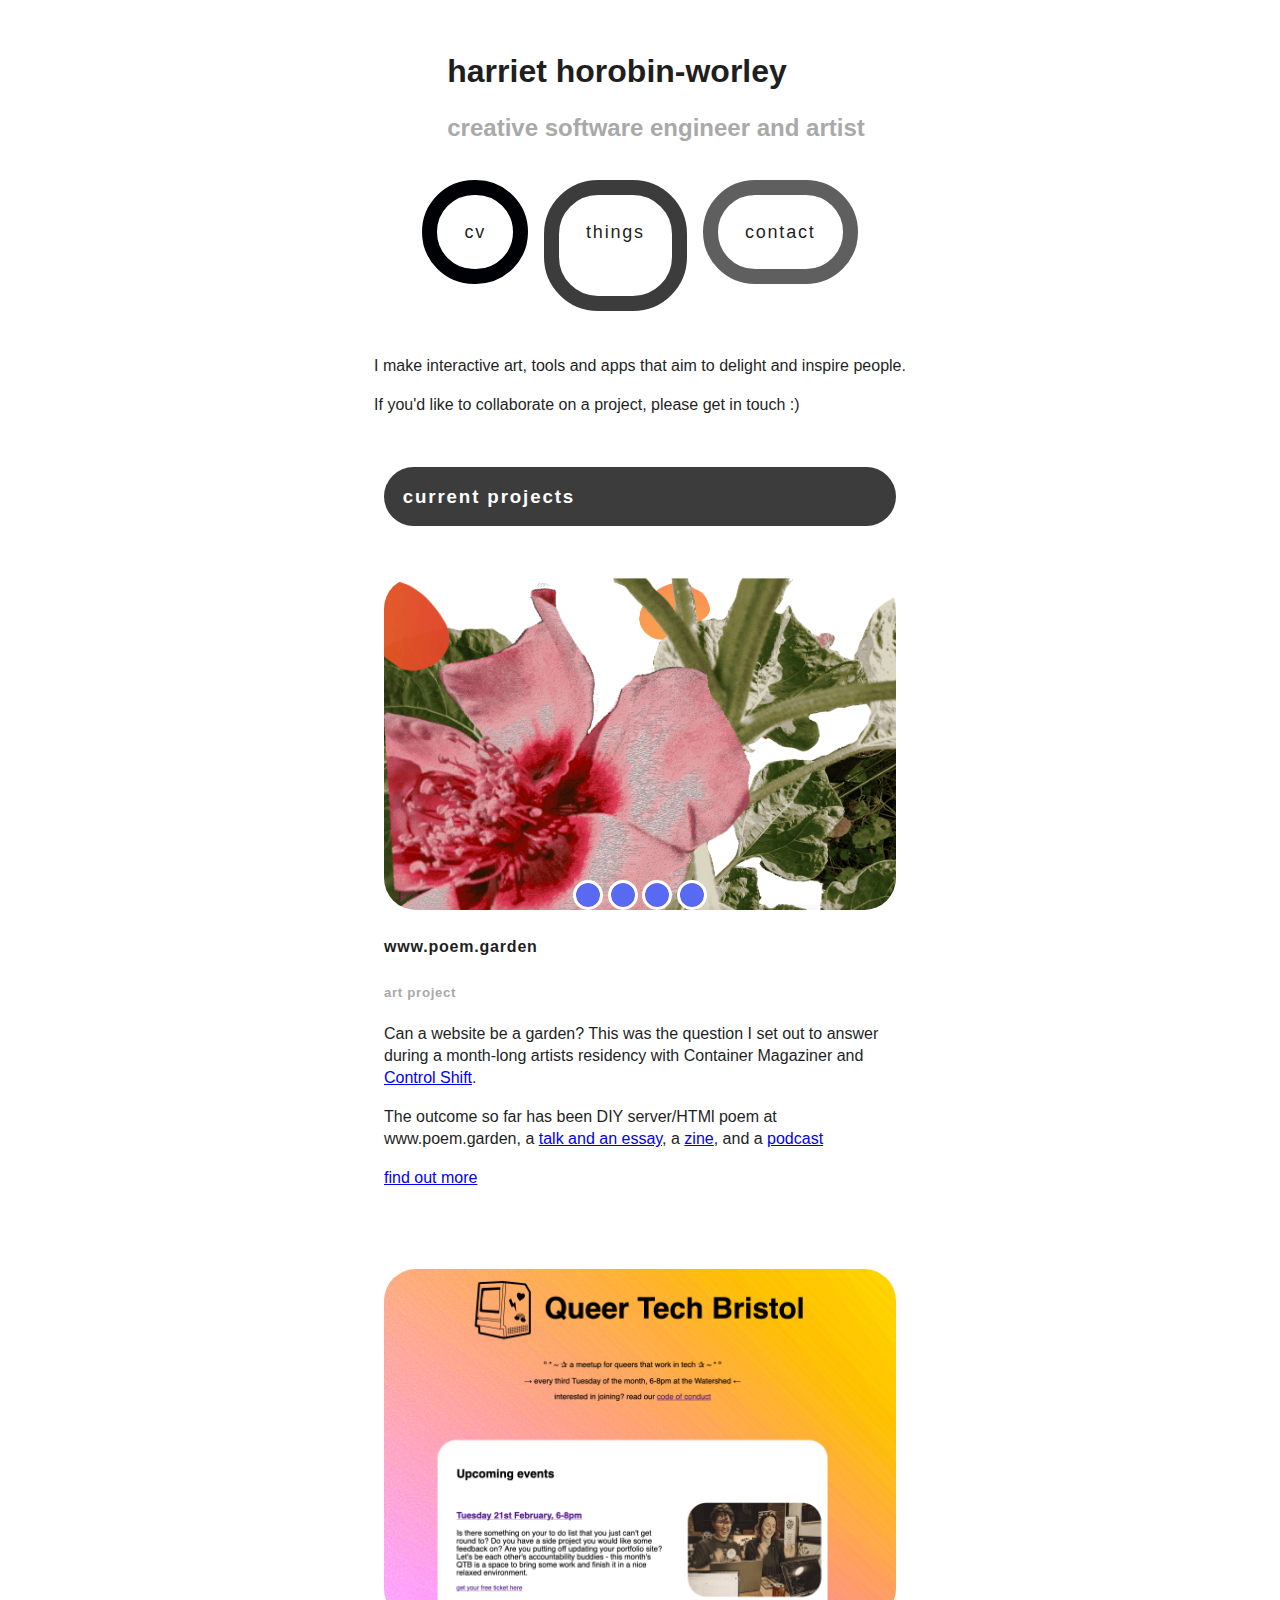
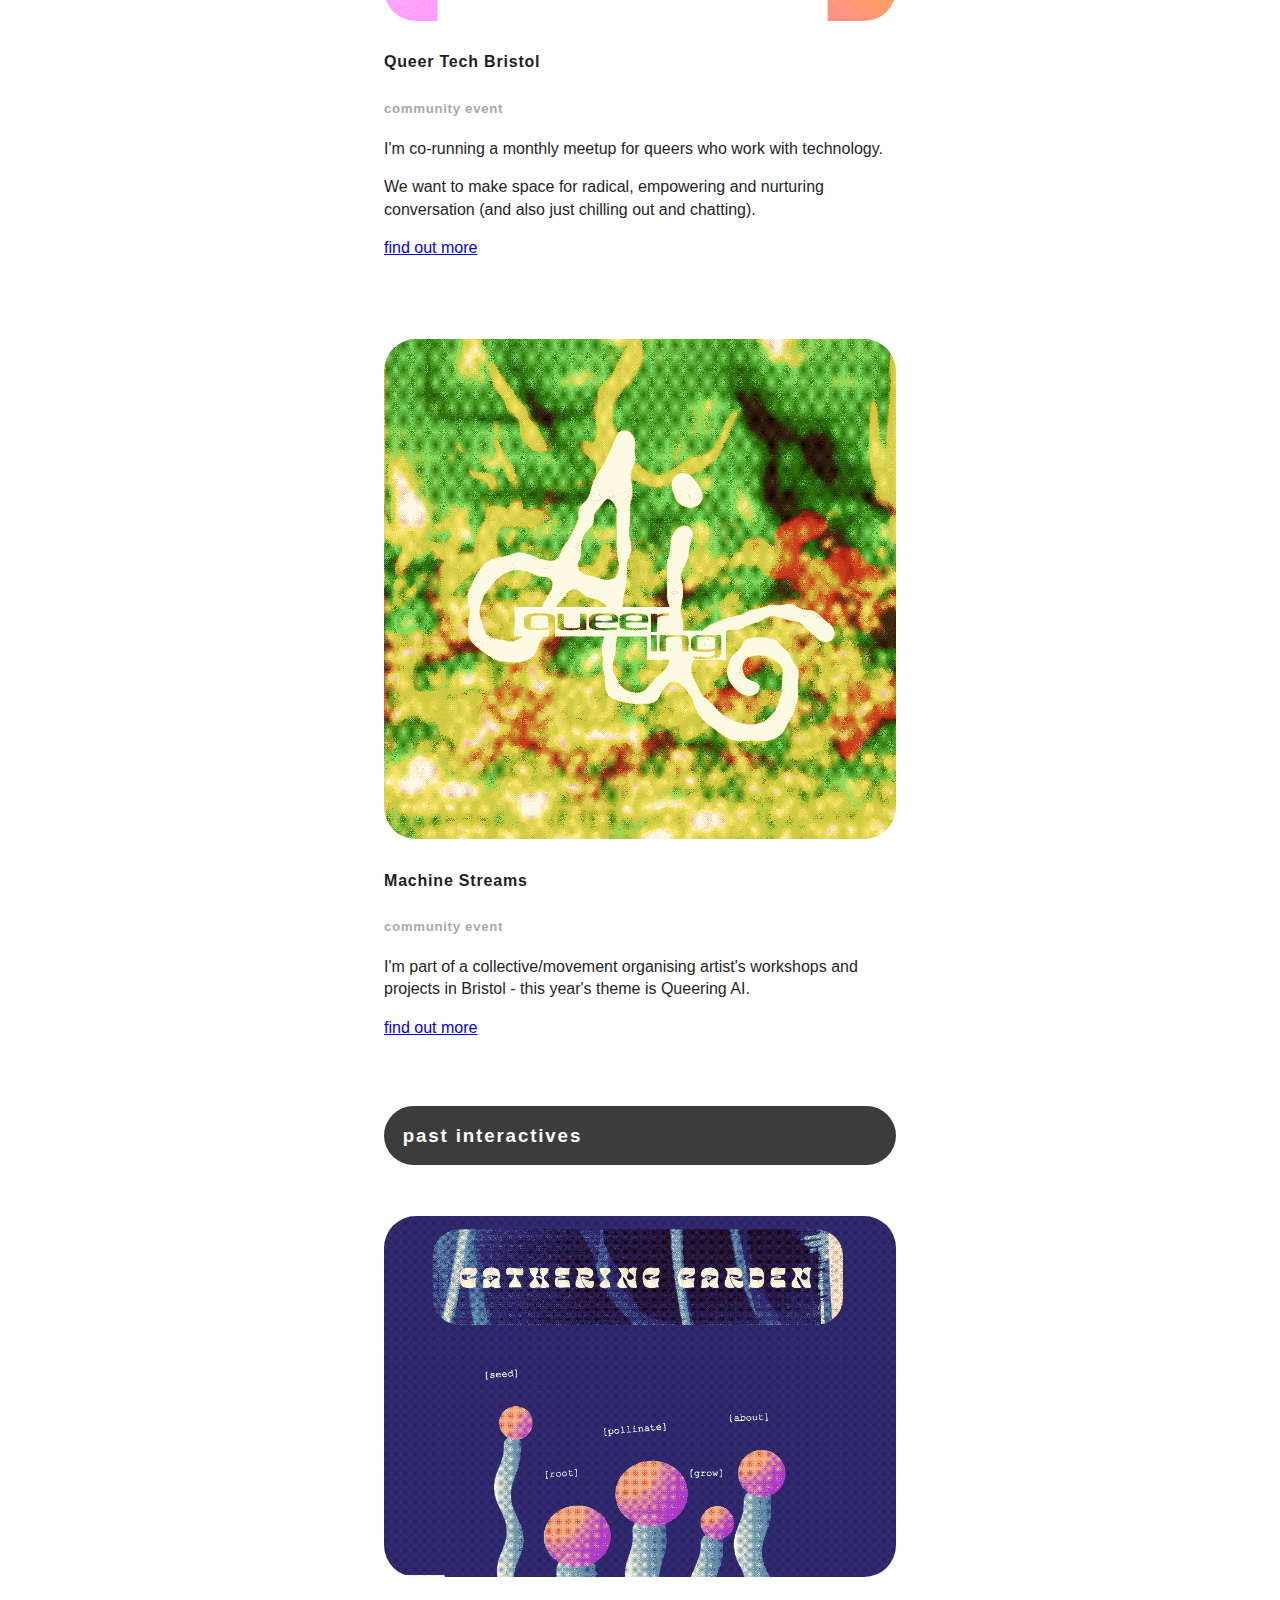
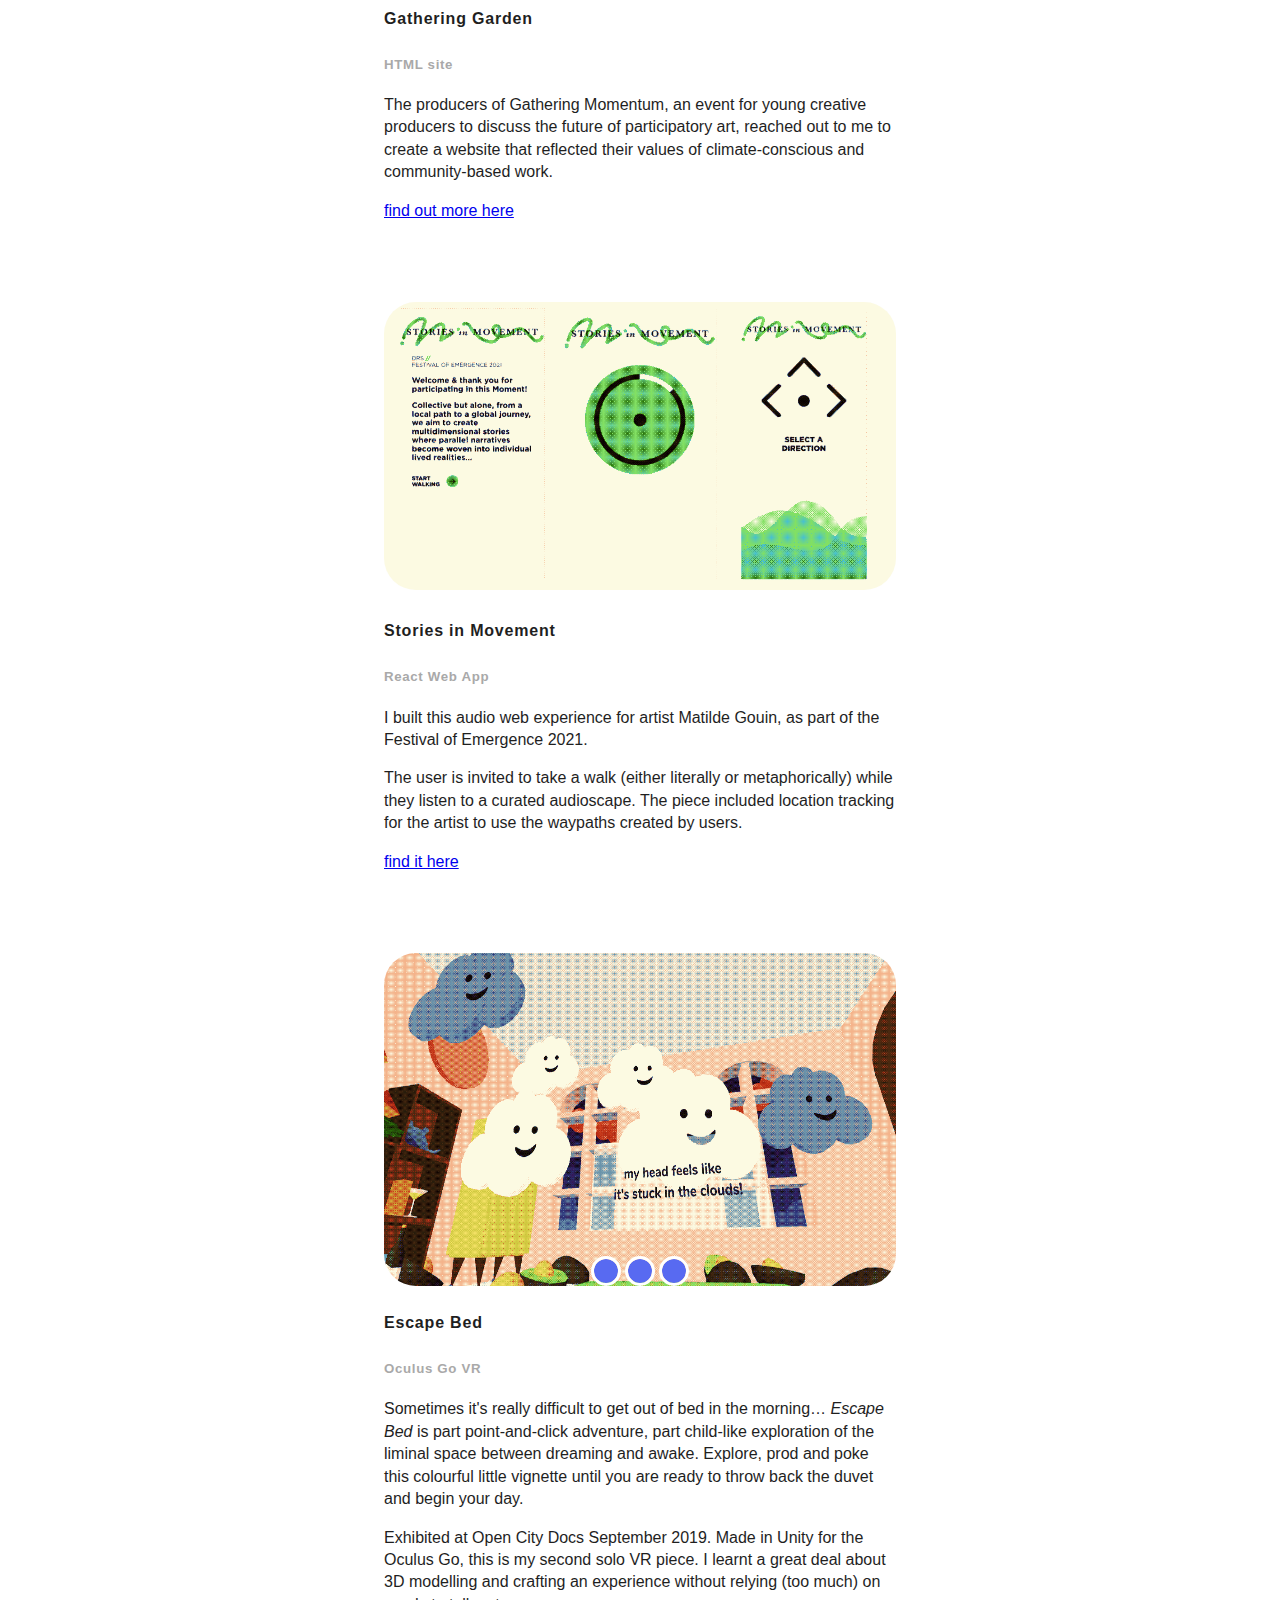
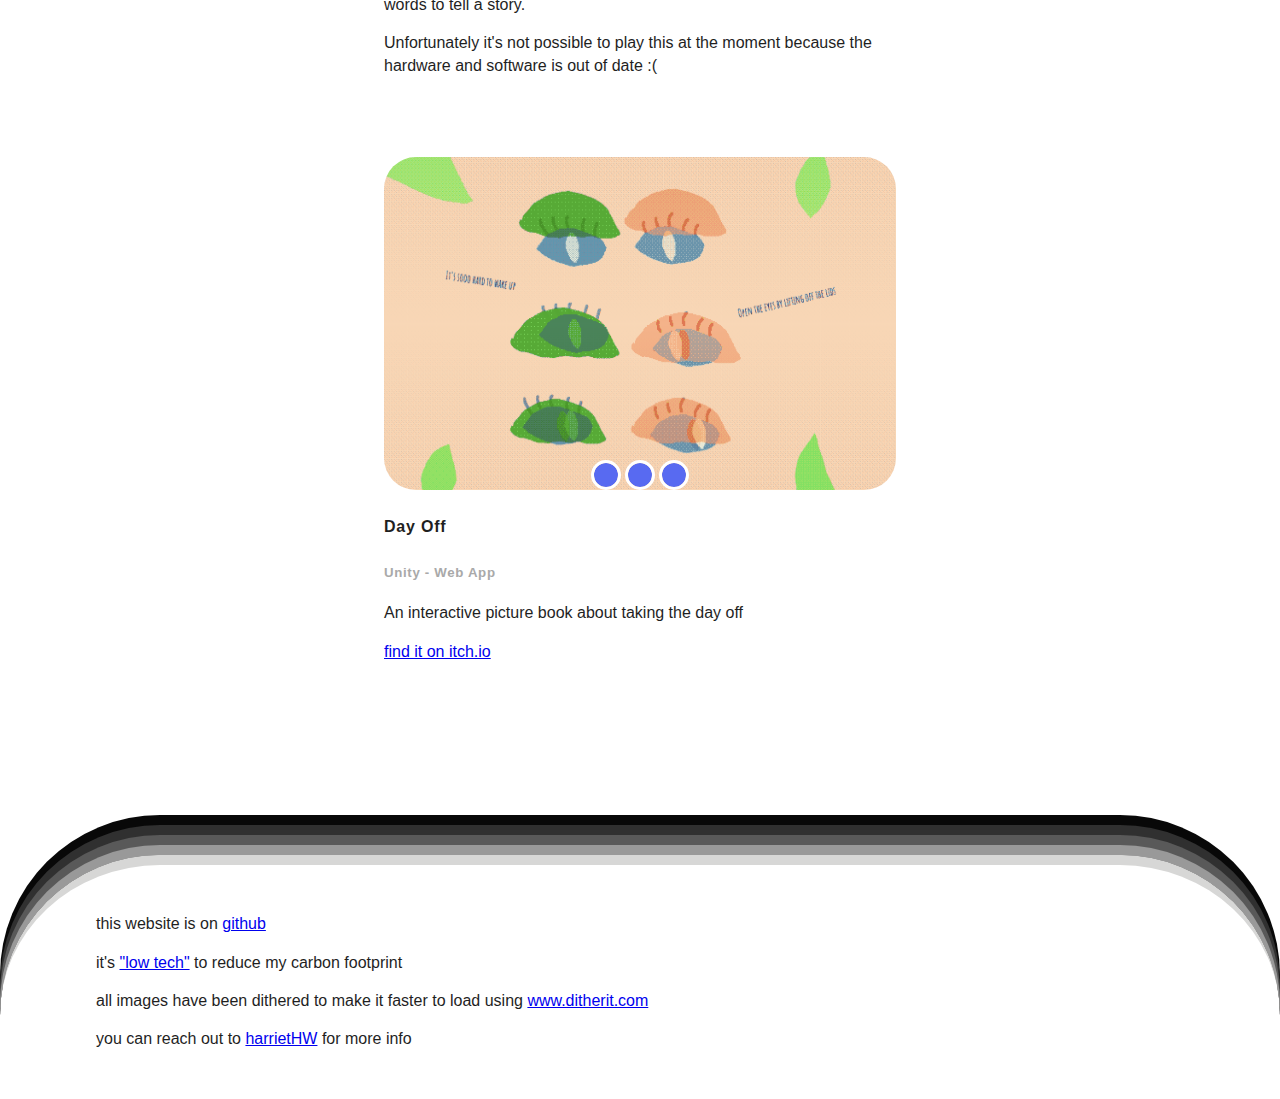
<file: index.html>
<!DOCTYPE html>
<html lang="en">
    <head>
        <meta charset="UTF-8">
        <meta name="viewport" content="width=device-width, initial-scale=1.0">
        <meta http-equiv="X-UA-Compatible" content="ie=edge">

        <meta name="title" content="Harriet Horobin-Worley">
        <meta name="description" content="a portfolio website for creative software engineer Harriet HW">

        <title>Harriet HW</title>

        <!-- Open Graph / Facebook -->
        <meta property="og:type" content="website">
        <meta property="og:url" content="https://harriethw.com/">
        <meta property="og:title" content="harriet hw">
        <meta property="og:description" content="creative software engineer making stuff">

        <!-- Twitter -->
        <meta property="twitter:url" content="https://harriethw.com/">
        <meta property="twitter:title" content="harriet hw">
        <meta property="twitter:description" content="creative software engineer making stuff">

        <link rel="stylesheet" href="./style.css">
        <link rel="stylesheet" href="./carousel.css">
        <link rel="icon" href="./favicon.ico" type="image/x-icon">
    </head>
    <body>
        <header>
            <div class="header__title">
                <h1>harriet horobin-worley</h1>
                <h2>creative software engineer and artist</h2>
            </div>
        </header>
        <nav>
            <ul>
                <li>
                    <a href="./cv.html" class="nav--blue">cv</a>
                </li>
                <li>
                    <a href="./index.html" class="nav--orange nav--selected">things</a>
                </li>
                <li>
                    <a href="./contact.html" class="nav--green">contact</a>
                </li>
            </ul>
        </nav>
        <main>
            <div class="things__intro">
                <p>I make interactive art, tools and apps that aim to delight and inspire people.</p>
                <p>If you'd like to collaborate on a project, please get in touch :)</p>
            </div>
            <section>
                <h3 class="things__header">current projects</h3>
                <ul>
                    <li class="things__item">
                        <section id="carousel__garden" class="carousel" aria-label="Gallery">
                            <ol class="carousel__viewport">
                                <li id="garden__slide1"  class="carousel__slide">
                                    <img alt="a pixelated close up of a pink rose with green sunflower branches in the background" src="./assets/garden.png"/>
                                    <div class="carousel__snapper"></div>
                                </li>
                                <li id="garden__slide2" class="carousel__slide">
                                    <img alt="a top-down view of a raspberry pi in a handcrafted box, next to a plant and a bit of a QR code on a piece of paper, on a table" src="./assets/garden_1.webp"/>
                                    <div class="carousel__snapper"></div>
                                </li>
                                <li id="garden__slide3" class="carousel__slide">
                                    <img alt="A a well-lit white room with laptops on a table and plants, showing how my exhibition of the poem garden was setup" src="./assets/garden_2.webp"/>
                                    <div class="carousel__snapper"></div>
                                </li>
                                <li id="garden__slide4" class="carousel__slide">
                                    <img alt="A top-down view of several zines with the title DIY server" src="./assets/garden_3.webp"/>
                                    <div class="carousel__snapper"></div>
                                </li>
                            </ol>
                            <aside aria-labelledby="carousel__garden" class="carousel__navigation">
                                <ol class="carousel__navigation-list">
                                    <li class="carousel__navigation-item">
                                        <a href="#garden__slide1" class="carousel__navigation-button">Go to slide 1</a>
                                    </li>
                                    <li class="carousel__navigation-item">
                                        <a href="#garden__slide2" class="carousel__navigation-button">Go to slide 2</a>
                                    </li>
                                    <li class="carousel__navigation-item">
                                        <a href="#garden__slide3" class="carousel__navigation-button">Go to slide 3</a>
                                    </li>
                                    <li class="carousel__navigation-item">
                                        <a href="#garden__slide4" class="carousel__navigation-button">Go to slide 4</a>
                                    </li>
                                </ol>
                            </aside>
                        </section>
                        <h4>www.poem.garden</h4>
                        <h5>art project</h5>
                        <p>Can a website be a garden? This was the question I set out to answer during a month-long artists residency with Container Magaziner and <a href="https://www.control-shift.network/">Control Shift</a>.</p>
                        <p>The outcome so far has been DIY server/HTMl poem at www.poem.garden, a <a href="https://containermagazine.co.uk/can-a-website-be-a-garden/">talk and an essay</a>, a <a href="https://harriethw.com/server-zine.html">zine</a>, 
                        and a <a href="https://control-shift.io/blog/episode-4/">podcast</a>
                            <p>
                                <a href="http://www.poem.garden">find out more</a>
                            </p>
                        </li>
                        <li class="things__item">
                            <img src="./assets/qtb.png" alt="a screenshot of a website with the heading Queer Tech Bristol and a couple of event listings beneath it"/>
                            <h4>Queer Tech Bristol</h4>
                            <h5>community event</h5>
                            <p>I'm co-running a monthly meetup for queers who work with technology. </p>
                            <p>We want to make space for radical, empowering and nurturing conversation (and also just chilling out and chatting).</p>
                            <p>
                                <a href="https://www.queertechbristol.com">find out more</a>
                            </p>
                        </li>
                        <li class="things__item">
                            <img src="./assets/queering_ai.webp" alt="a grainy green texture with Queering AI written in a nineties-style font"/>
                            <h4>Machine Streams</h4>
                            <h5>community event</h5>
                            <p>I'm part of a collective/movement organising artist's workshops and projects in Bristol - this year's theme is Queering AI. </p>
                            <p>
                                <a href="https://www.machine-streams.com">find out more</a>
                            </p>
                        </li>
                    </ul>
                    <h3 class="things__header">past interactives</h3>
                    <ul>
                        <li class="things__item">
                            <img src="./assets/gathering.webp" alt="three screenshots showing text, a circle and then direction arrows, with the title 'Stories in Movement' and green accents." >
                            <h4>Gathering Garden</h4>
                            <h5>HTML site</h5>
                            <p>The producers of Gathering Momentum, an event for young creative producers to discuss the future of participatory art, reached out to me to create a website that reflected their values of climate-conscious and community-based work.</p>
                            <p>
                                <a href="https://gatheringgarden.co.uk/">find out more here</a>
                            </p>
                        </li>
                        <li class="things__item">
                            <img src="./assets/stories.png" alt="three screenshots showing text, a circle and then direction arrows, with the title 'Stories in Movement' and green accents." >
                            <h4>Stories in Movement</h4>
                            <h5>React Web App</h5>
                            <p>I built this audio web experience for artist Matilde Gouin, as part of the Festival of Emergence 2021.</p>
                            <p>The user is invited to take a walk (either literally or metaphorically) while they listen to a curated audioscape. The piece included location tracking for the artist to use the waypaths created by users.</p>
                            <p>
                                <a href="https://stories-in-movement.herokuapp.com/">find it here</a>
                            </p>
                        </li>
                        <li class="things__item">
                            <section class="carousel" aria-label="Gallery">
                                <ol class="carousel__viewport">
                                    <li id="carousel__slide1" tabindex="0" class="carousel__slide">
                                        <img alt="Screenshots of a low poly colourful room, with cartoon clouds and monsters" src="./assets/escapeBed.png"/>
                                        <div class="carousel__snapper"></div>
                                    </li>
                                    <li id="carousel__slide2" tabindex="0" class="carousel__slide">
                                        <img alt="Screenshots of a low poly colourful room, with cartoon clouds and monsters" src="./assets/escapeBed_2.png"/>
                                        <div class="carousel__snapper"></div>
                                    </li>
                                    <li id="carousel__slide3" tabindex="0" class="carousel__slide">
                                        <img alt="Screenshots of a low poly colourful room, with cartoon clouds and monsters" src="./assets/escapeBed_3.png"/>
                                        <div class="carousel__snapper"></div>
                                    </li>
                                </ol>
                                <aside class="carousel__navigation">
                                    <ol class="carousel__navigation-list">
                                        <li class="carousel__navigation-item">
                                            <a href="#carousel__slide1" class="carousel__navigation-button">Go to slide 1</a>
                                        </li>
                                        <li class="carousel__navigation-item">
                                            <a href="#carousel__slide2" class="carousel__navigation-button">Go to slide 2</a>
                                        </li>
                                        <li class="carousel__navigation-item">
                                            <a href="#carousel__slide3" class="carousel__navigation-button">Go to slide 3</a>
                                        </li>
                                    </ol>
                                </aside>
                            </section>
                            <div>
                                <h4>Escape Bed</h4>
                                <h5>Oculus Go VR</h5>
                                <p>Sometimes it's really difficult to get out of bed in the morning… <em>Escape Bed</em> is part point-and-click adventure, part child-like exploration of the liminal space between dreaming and awake. Explore, prod and poke this colourful little vignette until you are ready to throw back the duvet and begin your day.</p>
                                <p>Exhibited at Open City Docs September 2019. Made in Unity for the Oculus Go, this is my second solo VR piece. I learnt a great deal about 3D modelling and crafting an experience without relying (too much) on words to tell a story.</p>
                                <p>Unfortunately it's not possible to play this at the moment because the hardware and software is out of date :( </p>
                            </div>
                        </li>
                        <li class="things__item">
                            <div>
                                <section class="carousel" aria-label="Gallery">
                                    <ol class="carousel__viewport">
                                        <li id="day__slide1"tabindex="0"class="carousel__slide">
                                            <img alt="Screenshots of flowers and illustrations about taking the day off work" src="./assets/dayOff_2.png"/>
                                            <div class="carousel__snapper"></div>
                                        </li>
                                        <li id="day__slide2"tabindex="0"class="carousel__slide">
                                            <img alt="Screenshots of flowers and illustrations about taking the day off work" src="./assets/dayOff_3.png"/>
                                            <div class="carousel__snapper"></div>
                                        </li>
                                        <li id="day__slide3"tabindex="0" class="carousel__slide">
                                            <img alt="Screenshots of flowers and illustrations about taking the day off work" src="./assets/dayOff_4.png"/>
                                            <div class="carousel__snapper"></div>
                                        </li>
                                    </ol>
                                    <aside class="carousel__navigation">
                                        <ol class="carousel__navigation-list">
                                            <li class="carousel__navigation-item">
                                                <a href="#day__slide1"
           class="carousel__navigation-button">Go to slide 1</a>
                                            </li>
                                            <li class="carousel__navigation-item">
                                                <a href="#day__slide2"
           class="carousel__navigation-button">Go to slide 2</a>
                                            </li>
                                            <li class="carousel__navigation-item">
                                                <a href="#day__slide3"
           class="carousel__navigation-button">Go to slide 3</a>
                                            </li>
                                        </ol>
                                    </aside>
                                </section>
                                <h4>Day Off</h4>
                                <h5>Unity - Web App</h5>
                                <p>An interactive picture book about taking the day off</p>
                                <p>
                                    <a href="https://harriethw.itch.io/day-off">find it on itch.io</a>
                                </p>
                            </div>
                        </li>
                    </ul>
                </section>
            </main>
            <aside class="secret" id="secret--1" aria-hidden="true">
                <p></p>
            </aside>
            <aside class="secret" id="secret--2" aria-hidden="true">
                <p></p>
            </aside>
            <aside class="secret" id="secret--3" aria-hidden="true">
                <p></p>
            </aside>
            <footer>
                <div class="footer__wrapper">
                    <p>this website is on <a href="https://github.com/Harriethw/">github</a>
                    </p>
                    <p>it's <a href="https://www.lowtechmagazine.com/2018/09/how-to-build-a-lowtech-website.html">"low tech"</a> to reduce my carbon footprint </p>
                    <p>all images have been dithered to make it faster to load using <a href="https://ditherit.com/">www.ditherit.com</a>
                    </p>
                    <p>you can reach out to <a href="https://twitter.com/HarrietHW">harrietHW</a> for more info </p>
                </div>
                <div id="secret--4" aria-hidden="true">
                    <p></p>
                </div>
            </footer>
        </body>
    </html>
</file>
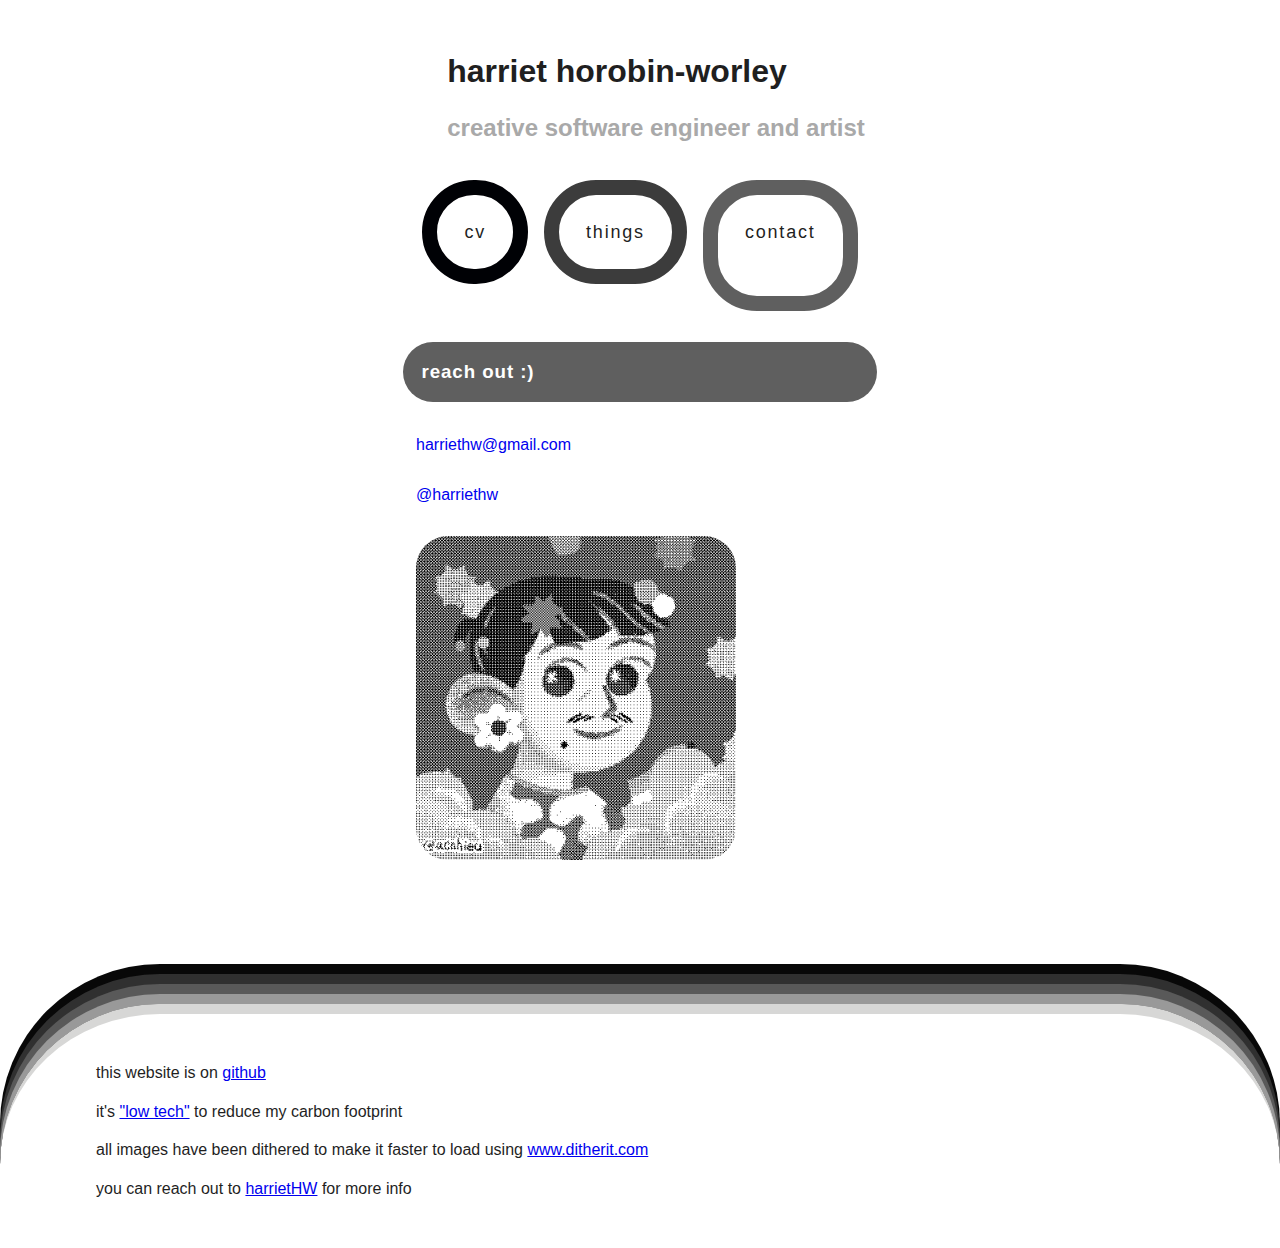
<file: contact.html>
<!DOCTYPE html>
<html lang="en">
    <head>
        <meta charset="UTF-8">
        <meta name="viewport" content="width=device-width, initial-scale=1.0">
        <meta http-equiv="X-UA-Compatible" content="ie=edge">

        <meta name="title" content="Harriet Horobin-Worley">
        <meta name="description" content="a portfolio website for creative software engineer Harriet HW">

        <title>Harriet HW</title>

        <link rel="stylesheet" href="./style.css">
        <link rel="icon" href="./favicon.ico" type="image/x-icon">
    </head>
    <body>
        <header>
            <div class="header__title">
                <h1>harriet horobin-worley</h1>
                <h2>creative software engineer and artist</h2>
            </div>
        </header>
        <nav>
            <ul>
                <li>
                    <a href="./cv.html" class="nav--blue">cv</a>
                </li>
                <li>
                    <a href="./index.html" class="nav--orange">things</a>
                </li>
                <li>
                    <a href="./contact.html" class="nav--green nav--selected">contact</a>
                </li>
            </ul>
        </nav>
        <main>
            <section>
                <h3 class="contact__header">reach out :)</h3>
                <div class="contact">
                    <div class="contact__info">
                        <a href="mailto:harriethw@gmail.com">harriethw@gmail.com</a>
                        <a href="https://twitter.com/HarrietHW">@harriethw</a>
                    </div>
                    <div class="contact__image">
                        <img  src="./assets/avatar_bnw.png" alt="Illustration of a person with short black hair and round glasses, wearing a pride badge"/>
                    </div>
                </div>
            </section>
        </main>
        <footer>
            <div class="footer__wrapper">
                <p>this website is on <a href="https://github.com/Harriethw/">github</a>
                </p>
                <p>it's <a href="https://www.lowtechmagazine.com/2018/09/how-to-build-a-lowtech-website.html">"low tech"</a> to reduce my carbon footprint </p>
                <p>all images have been dithered to make it faster to load using <a href="https://ditherit.com/">www.ditherit.com</a>
                </p>
                <p>you can reach out to <a href="https://twitter.com/HarrietHW">harrietHW</a> for more info </p>
            </div>
        </footer>
    </body>
</html>
</file>
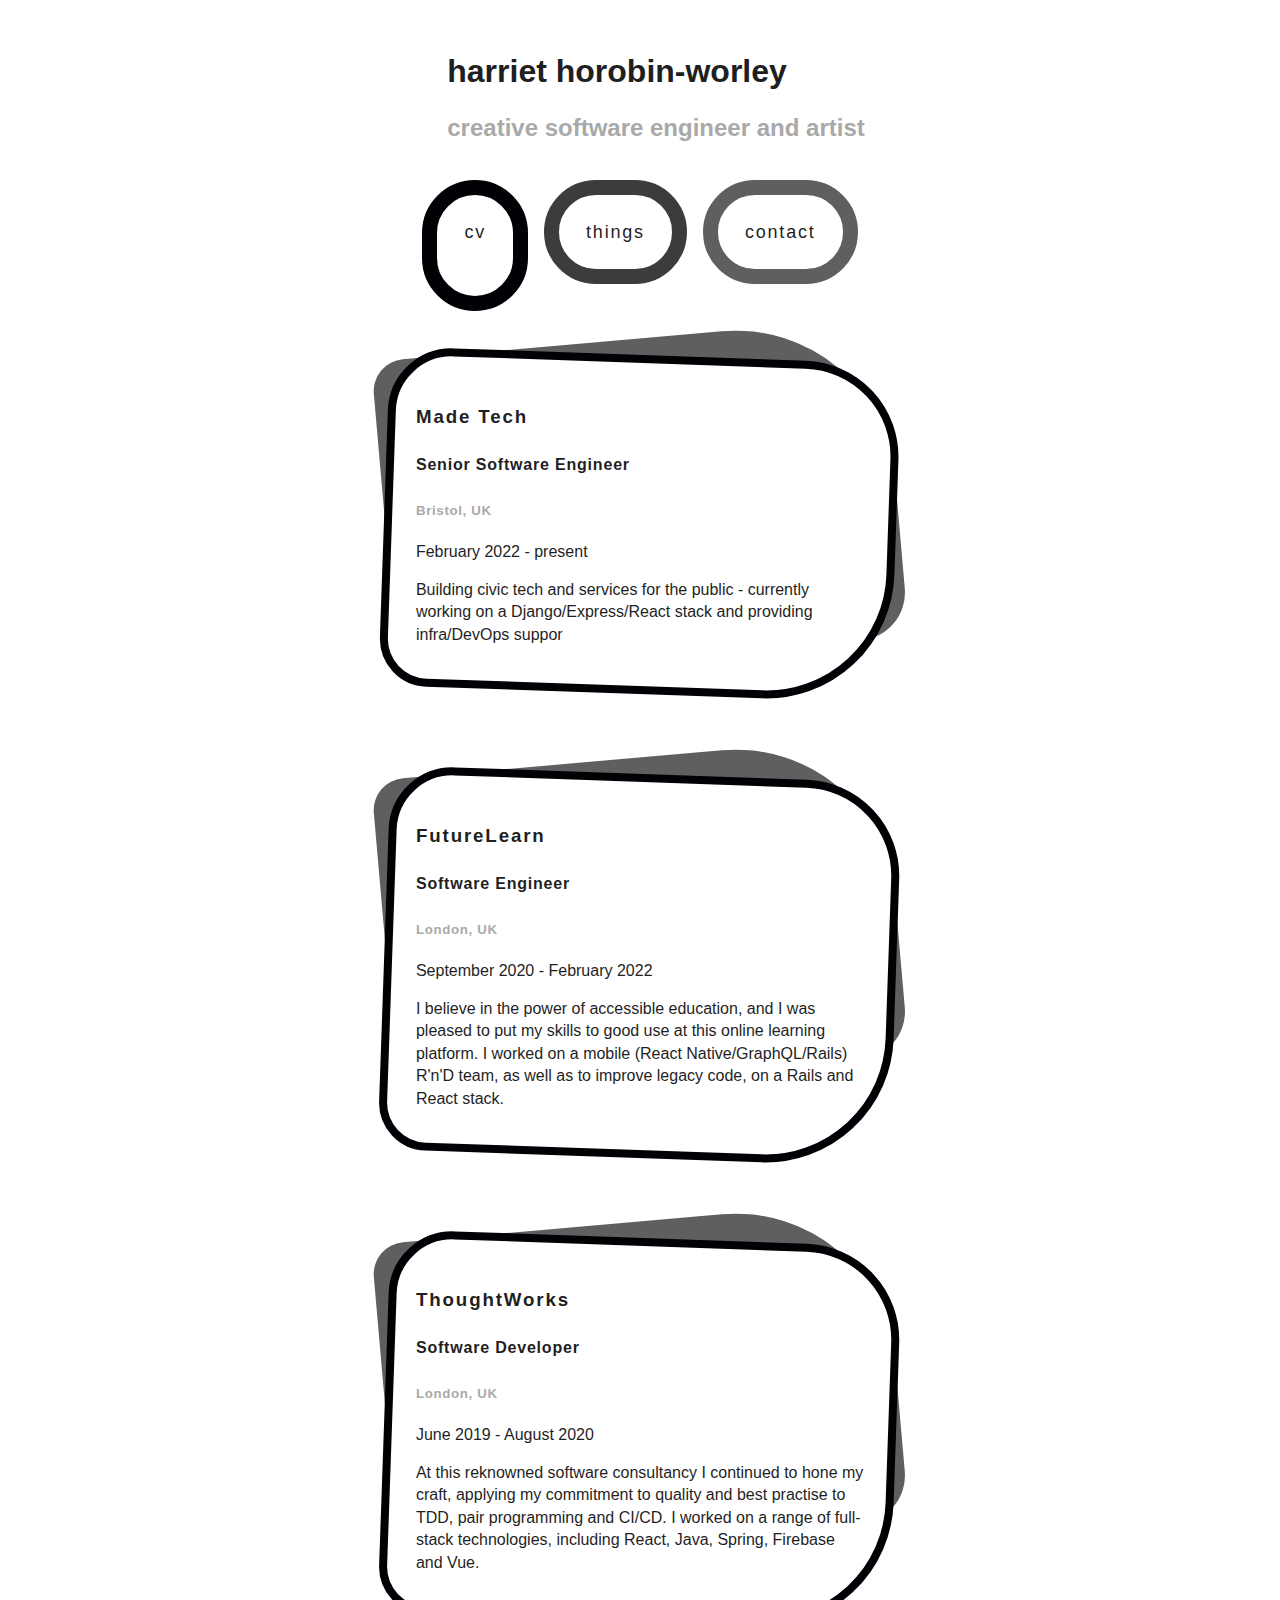
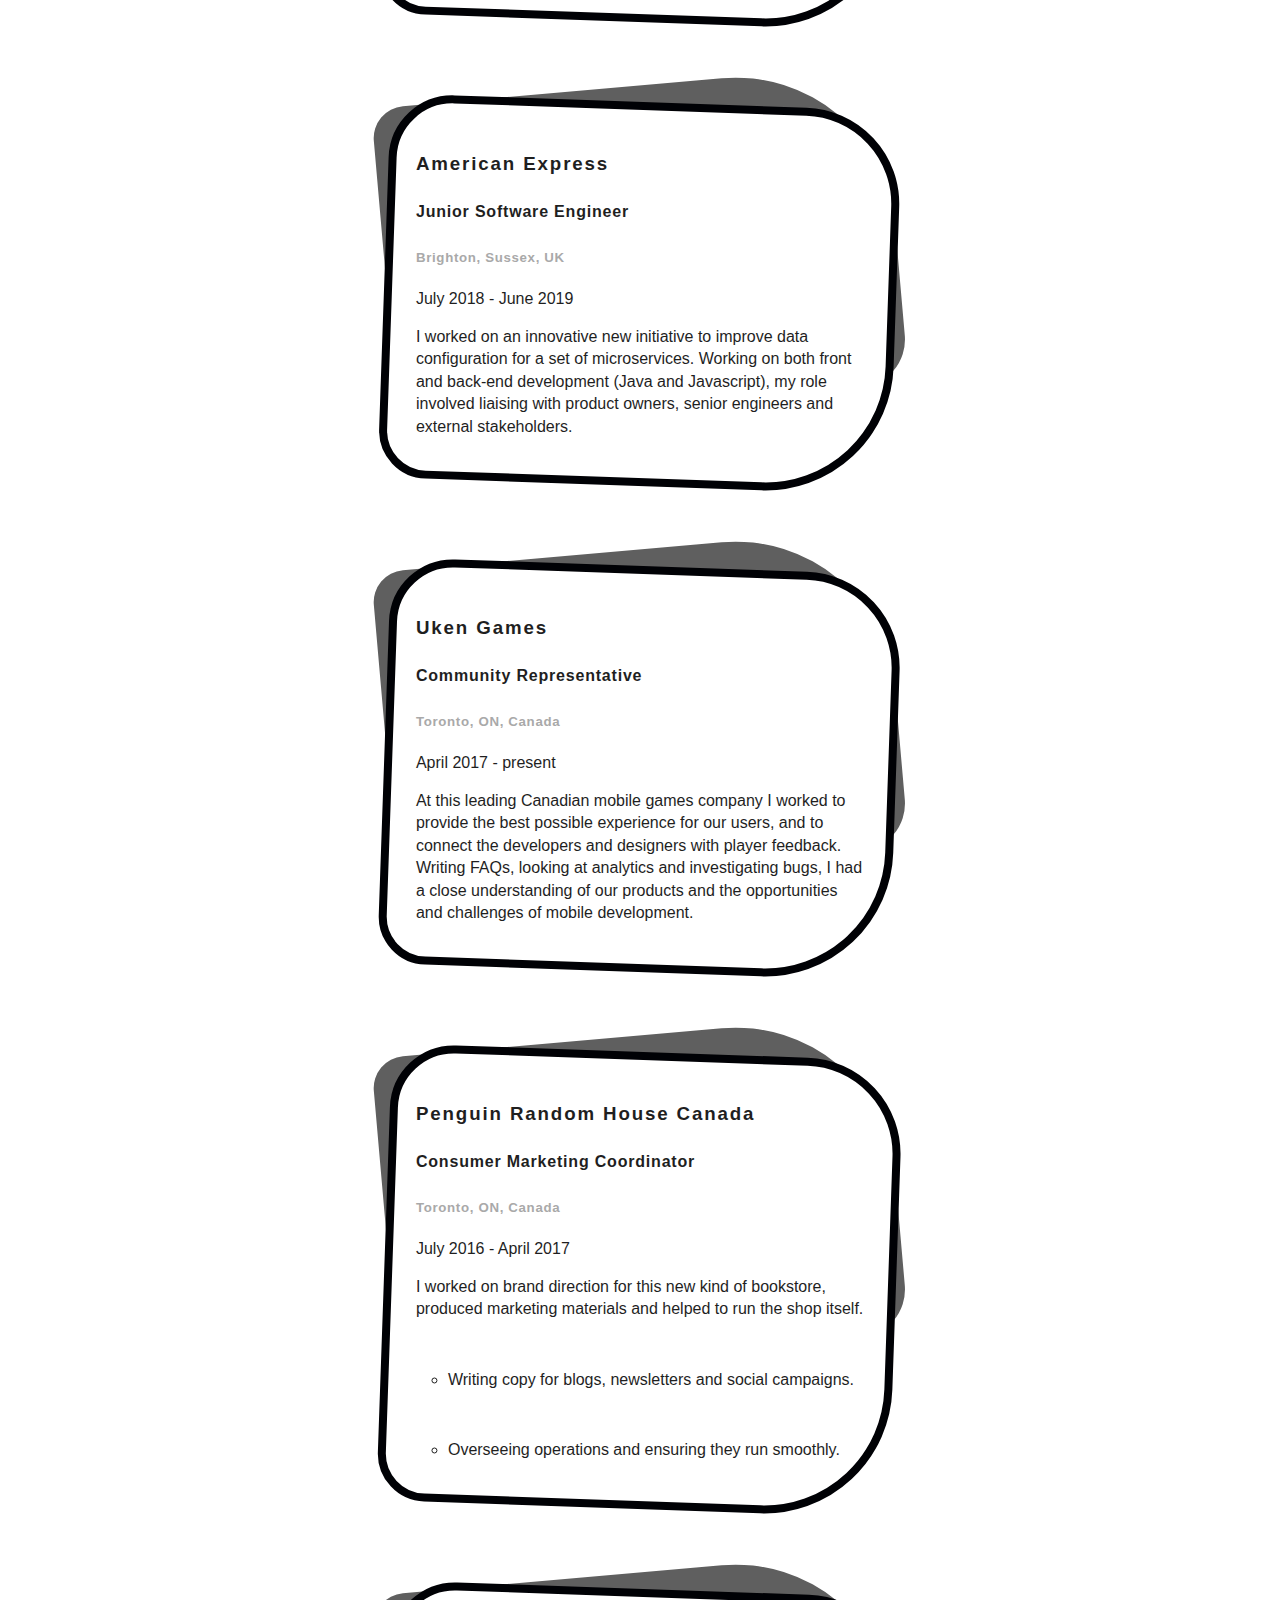
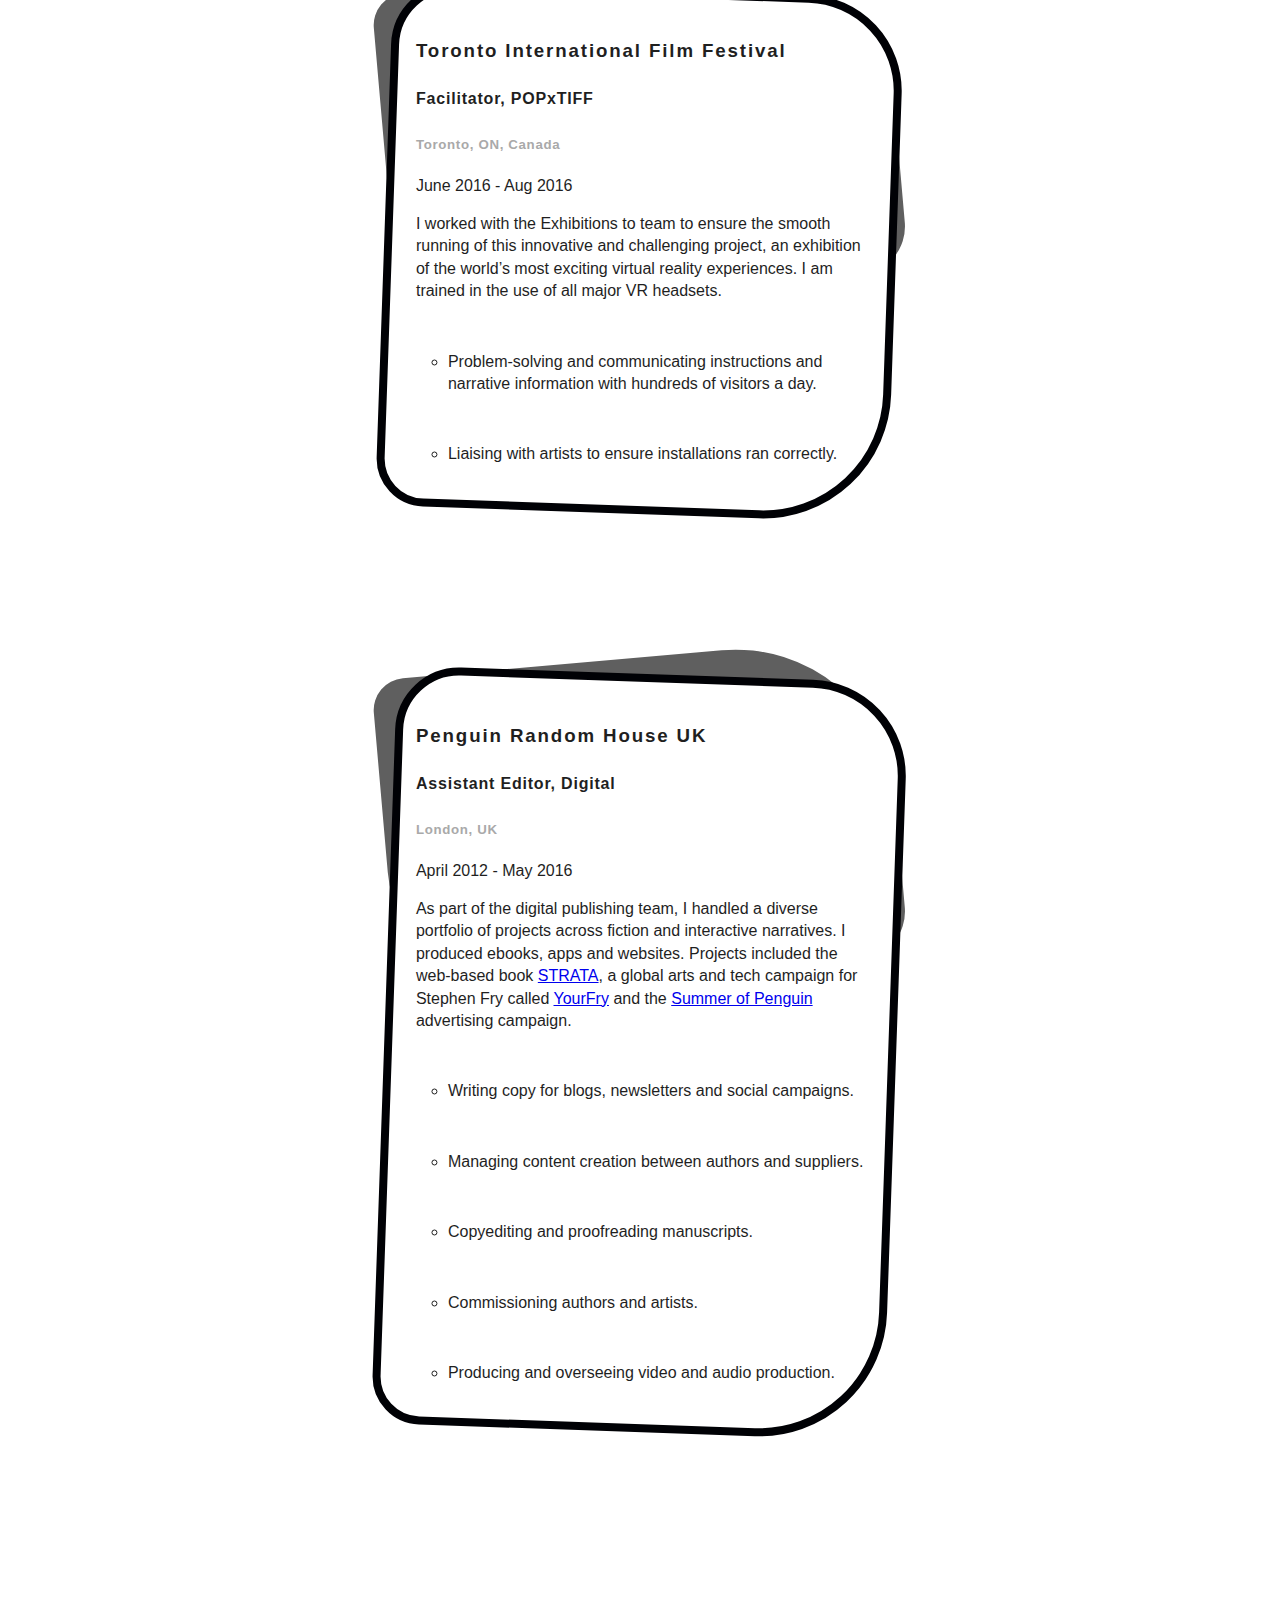
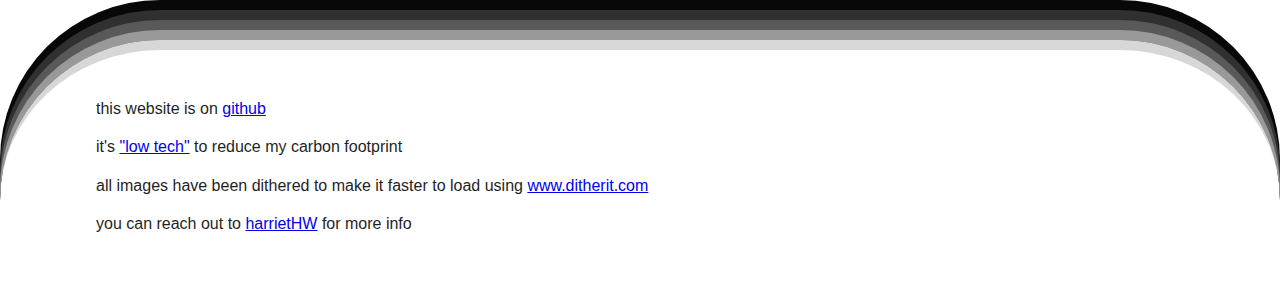
<file: cv.html>
<!DOCTYPE html>
<html lang="en">
    <head>
        <meta charset="UTF-8">
        <meta name="viewport" content="width=device-width, initial-scale=1.0">
        <meta http-equiv="X-UA-Compatible" content="ie=edge">

        <meta name="title" content="Harriet Horobin-Worley">
        <meta name="description" content="a portfolio website for creative software engineer Harriet HW">

        <title>Harriet HW</title>

        <link rel="stylesheet" href="./style.css">
        <link rel="icon" href="./favicon.ico" type="image/x-icon">
    </head>
    <body>
        <header>
            <div class="header__title">
                <h1>harriet horobin-worley</h1>
                <h2>creative software engineer and artist</h2>
            </div>
        </header>
        <nav>
            <ul>
                <li>
                    <a href="./cv.html" class="nav--blue nav--selected">cv</a>
                </li>
                <li>
                    <a href="./index.html" class="nav--orange">things</a>
                </li>
                <li>
                    <a href="./contact.html" class="nav--green">contact</a>
                </li>
            </ul>
        </nav>
        <main>
            <section class="cv__section">
                <ol>
                    <li>
                        <div class="cv__item">
                            <div class="cv__text">
                                <h3>Made Tech</h3>
                                <h4>Senior Software Engineer</h4>
                                <h5>Bristol, UK</h5>
                                <p>February 2022 - present</p>
                                <p>Building civic tech and services for the public - currently working on a Django/Express/React stack and providing infra/DevOps suppor</p>
                            </div>
                        </div>
                        <div class="cv__blob"></div>
                    </li>
                    <li>
                        <div class="cv__item">
                            <div class="cv__text">
                                <h3>FutureLearn</h3>
                                <h4>Software Engineer</h4>
                                <h5>London, UK</h5>
                                <p>September 2020 - February 2022</p>
                                <p>I believe in the power of accessible education, and I was pleased to put my skills to good use at this online learning platform. I worked on a mobile (React Native/GraphQL/Rails) R'n'D team, as well as to improve legacy code, on a Rails and React stack.</p>
                            </div>
                        </div>
                        <div class="cv__blob"></div>
                    </li>

                    <li>
                        <div class="cv__item">
                            <div class="cv__text">
                                <h3>ThoughtWorks</h3>
                                <h4>Software Developer</h4>
                                <h5>London, UK</h5>
                                <p>June 2019 - August 2020</p>
                                <p>At this reknowned software consultancy I continued to hone my craft, applying my commitment to quality and best practise to TDD, pair programming and CI/CD. I worked on a range of full-stack technologies, including React, Java, Spring, Firebase and Vue.</p>
                            </div>
                        </div>
                        <div class="cv__blob"></div>
                    </li>
                    <li>
                        <div class="cv__item">
                            <div class="cv__text">
                                <h3>American Express</h3>
                                <h4>Junior Software Engineer</h4>
                                <h5>Brighton, Sussex, UK</h5>
                                <p>July 2018 - June 2019</p>
                                <p>I worked on an innovative new initiative to improve data configuration for a set of microservices. Working on both front and back-end development (Java and Javascript), my role involved liaising with product owners, senior engineers and external stakeholders.</p>
                            </div>
                        </div>
                        <div class="cv__blob"></div>
                    </li>

                    <li>
                        <div class="cv__item">
                            <div class="cv__text">
                                <h3>Uken Games</h3>
                                <h4>Community Representative</h4>
                                <h5>Toronto, ON, Canada</h5>
                                <p>April 2017 - present</p>
                                <p>At this leading Canadian mobile games company I worked to provide the best possible experience for our users, and to connect the developers and designers with player feedback. Writing FAQs, looking at analytics and investigating bugs, I had a close understanding of our products and the opportunities and challenges of mobile development.</p>
                            </div>
                        </div>
                        <div class="cv__blob"></div>
                    </li>
                    <li>
                        <div class="cv__item">
                            <div class="cv__text">
                                <h3>Penguin Random House Canada</h3>
                                <h4>Consumer Marketing Coordinator</h4>
                                <h5>Toronto, ON, Canada</h5>
                                <p>July 2016 - April 2017</p>
                                <p>I worked on brand direction for this new kind of bookstore, produced marketing materials and helped to run the shop itself.</p>
                                <ul>
                                    <li>
                                        <p>Writing copy for blogs, newsletters and social campaigns.</p>
                                    </li>
                                    <li>
                                        <p>Overseeing operations and ensuring they run smoothly.</p>
                                    </li>
                                </ul>
                            </div>
                        </div>
                        <div class="cv__blob"></div>
                    </li>

                    <li>
                        <div class="cv__item">
                            <div class="cv__text">
                                <h3>Toronto International Film Festival</h3>
                                <h4>Facilitator, POPxTIFF</h4>
                                <h5>Toronto, ON, Canada </h5>
                                <p>June 2016 - Aug 2016</p>
                                <p>I worked with the Exhibitions to team to ensure the smooth running of this innovative and challenging project, an exhibition of the world&rsquo;s most exciting virtual reality experiences. I am trained in the use of all major VR headsets.</p>
                                <ul>
                                    <li>
                                        <p>Problem-solving and communicating instructions and narrative information with hundreds of visitors a day.</p>
                                    </li>
                                    <li>
                                        <p>Liaising with artists to ensure installations ran correctly.</p>
                                    </li>
                                </ul>
                            </div>
                        </div>
                        <div class="cv__blob"></div>
                    <li>
                    <li>
                        <div class="cv__item">
                            <div class="cv__text">
                                <h3>Penguin Random House UK</h3>
                                <h4>Assistant Editor, Digital</h4>
                                <h5>London, UK</h5>
                                <p>April 2012 - May 2016</p>
                                <p>As part of the digital publishing team, I handled a diverse portfolio of projects across fiction and interactive narratives. I produced ebooks, apps and websites. Projects included the web-based book <a  href='http://strata.lexrecords.com/'>STRATA</a>, a global arts and tech campaign for Stephen Fry called <a href='http://yourfry.com/'>YourFry</a> and the <a href='http://www.summerofpenguin.com'>Summer of Penguin</a> advertising campaign.</p>
                                <ul>
                                    <li>
                                        <p>Writing copy for blogs, newsletters and social campaigns.</p>
                                    </li>
                                    <li>
                                        <p>Managing content creation between authors and suppliers.</p>
                                    </li>
                                    <li>
                                        <p>Copyediting and proofreading manuscripts.</p>
                                    </li>
                                    <li>
                                        <p>Commissioning authors and artists.</p>
                                    </li>
                                    <li>
                                        <p>Producing and overseeing video and audio production.</p>
                                    </li>
                                </ul>
                            </div>
                        </div>
                        <div class="cv__blob"></div>
                    </li>

                </ol>
            </section>

        </main>
        <footer>
            <div class="footer__wrapper">
                <p>this website is on <a href="https://github.com/Harriethw/">github</a>
                </p>
                <p>it's <a href="https://www.lowtechmagazine.com/2018/09/how-to-build-a-lowtech-website.html">"low tech"</a> to reduce my carbon footprint </p>
                <p>all images have been dithered to make it faster to load using <a href="https://ditherit.com/">www.ditherit.com</a>
                </p>
                <p>you can reach out to <a href="https://twitter.com/HarrietHW">harrietHW</a> for more info </p>
            </div>
        </footer>
    </body>
</html>
</file>
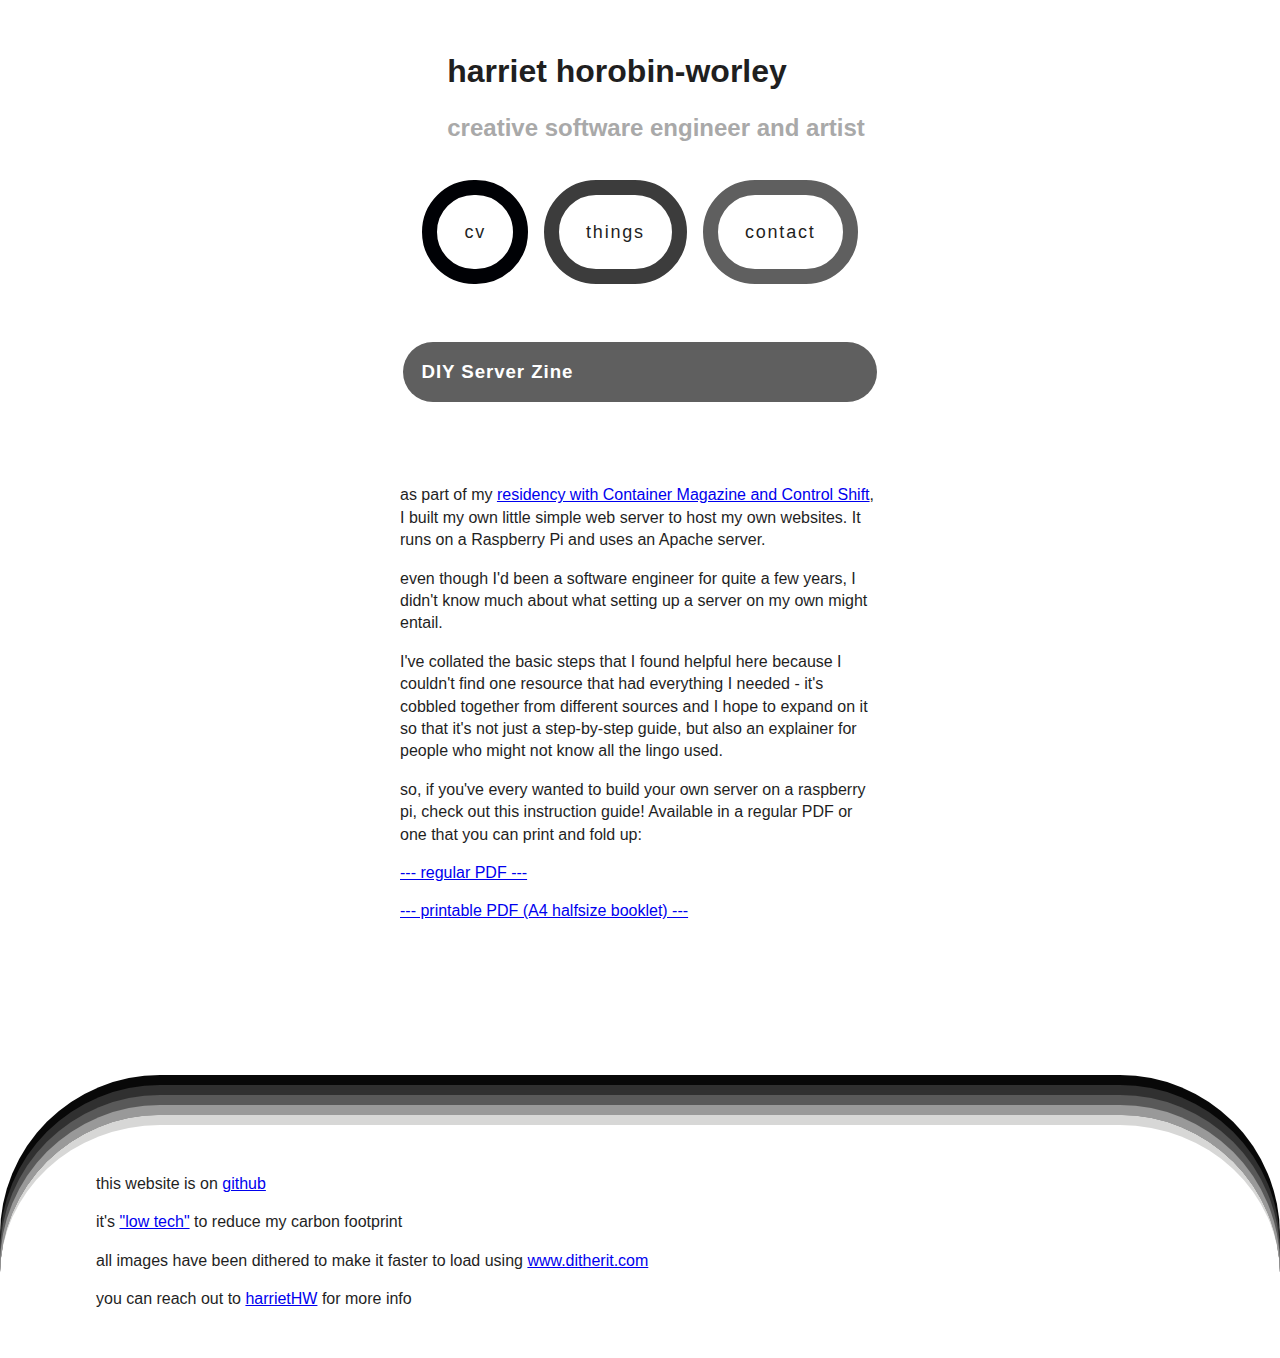
<file: server-zine.html>
<!DOCTYPE html>
<html lang="en">
  <head>
    <meta charset="UTF-8"/>
    <meta name="viewport" content="width=device-width, initial-scale=1.0"/>
    <meta http-equiv="X-UA-Compatible" content="ie=edge"/>

    <meta name="title" content="Harriet Horobin-Worley"/>
    <meta
      name="description"
      content="a portfolio website for creative software engineer Harriet HW"
/>

    <title>Harriet HW - SERVER ZINE</title>

    <link rel="stylesheet" href="./style.css"/>
    <link rel="icon" href="./favicon.ico" type="image/x-icon"/>
  </head>
  <body>
    <header>
      <div class="header__title">
        <h1>harriet horobin-worley</h1>
        <h2>creative software engineer and artist</h2>
      </div>
    </header>
    <nav>
      <ul>
        <li>
          <a href="./cv.html" class="nav--blue">cv</a>
        </li>
        <li>
          <a href="./index.html" class="nav--orange">things</a>
        </li>
        <li>
          <a href="./contact.html" class="nav--green">contact</a>
        </li>
      </ul>
    </nav>
    <main>
      <section>
        <h3 class="contact__header">DIY Server Zine</h3>
        <div class="contact">
          <div class="things__item">
            <p>
              as part of my <a href="https://containermagazine.co.uk/can-a-website-be-a-garden/">residency with Container Magazine and Control Shift</a>,
              I built my own little simple web server to host my own websites.
              It runs on a Raspberry Pi and uses an Apache server.
            </p>
            <p>
              even though I'd been a software engineer for quite a few years, I
              didn't know much about what setting up a server on my own might
              entail.
            </p>
            <p>
              I've collated the basic steps that I found helpful here because I
              couldn't find one resource that had everything I needed - it's
              cobbled together from different sources and I hope to expand on it
              so that it's not just a step-by-step guide, but also an explainer
              for people who might not know all the lingo used.
            </p>
            <p>
              so, if you've every wanted to build your own server on a raspberry
              pi, check out this instruction guide! Available in a regular PDF
              or one that you can print and fold up:
            </p>
            <p>
              <a href="./assets/server-zine.pdf">
                --- regular PDF ---
              </a>
            </p>
            <p>
              <a href="./assets/server-zine-printable.pdf">
                --- printable PDF (A4 halfsize booklet) ---
              </a>
            </p>
          </div>
        </div>
      </section>
    </main>
    <footer>
      <div class="footer__wrapper">
        <p>
          this website is on <a href="https://github.com/Harriethw/">github</a>
        </p>
        <p>
          it's
          <a
            href="https://www.lowtechmagazine.com/2018/09/how-to-build-a-lowtech-website.html"
            >"low tech"</a
          >
          to reduce my carbon footprint
        </p>
        <p>
          all images have been dithered to make it faster to load using
          <a href="https://ditherit.com/">www.ditherit.com</a>
        </p>
        <p>
          you can reach out to
          <a href="https://twitter.com/HarrietHW">harrietHW</a> for more info
        </p>
      </div>
    </footer>
  </body>
</html>
</file>
<file: style.css>
:root {
  --logo: #5f5f5f;
  --cv: #000105;
  --things: #3c3c3c;
  --contact: #5f5f5f;
  --pink: #eb8dd6;
  --blue: #3399ff;
  --lightPink: #ffb6c1;
  --white: #ffffff;
  --text: rgb(31, 31, 31);
}

body {
  background-color: var(--white);
  color: var(--text);
  font-family: Sans-Serif;
  margin: 2em;
  min-height: 100vh;
  display: flex;
  flex-direction: column;
  overflow: visible;
}

.contact {
  display: flex;
  justify-content: space-between;
  flex-direction: row;
  flex-wrap: wrap;
  padding: 1em;
}

.contact__info {
  display: flex;
  flex-direction: column;
}

.contact__info a {
  text-decoration: none;
  margin-bottom: 2em;
  padding-left: 1em;
}

.contact__image {
  width: 20em;
  margin-left: 1em;
  margin-right: 1em;
}

.contact__header {
  color: white;
  background: var(--contact);
  padding: 1em;
  margin: 1em;
  border-radius: 2em;
  font-weight: bold;
  letter-spacing: 0.05em;
}

.cv__item {
  padding: 1.5em;
  background-color: var(--white);
  border-top-left-radius: 4em;
  border-top-right-radius: 6em;
  border-bottom-right-radius: 8em;
  border-bottom-left-radius: 3em;
  border: 0.5em solid var(--cv);
  transform: rotate(2deg);
}

.cv__text {
  transform: rotate(-2deg);
}

.cv__blob {
  width: 100%;
  height: 20em;
  background-color: var(--logo);
  position: absolute;
  top: 0;
  border-top-left-radius: 2em;
  border-top-right-radius: 10em;
  border-bottom-right-radius: 3em;
  border-bottom-left-radius: 8em;
  z-index: -1;
  transform: rotate(-5deg);
}

.cv__section {
  display: flex;
}

.cv__section li {
  padding-bottom: 4em;
  padding-top: 1em;
  position: relative;
}

.cv__section ul li {
  padding-bottom: 0;
}

.cv__section ul {
  list-style-type: circle;
  padding-inline-start: 2em;
}

footer {
  display: flex;
  flex-direction: row;
  margin-top: 8em;
  margin-bottom: -4em;
  margin-left: -2em;
  margin-right: -2em;
  padding: 2em 0rem 2em 6em;
  border-top: 10px solid hsl(60, 1%, 84%);
  border-top-left-radius: 10em;
  border-top-right-radius: 10em;
  box-shadow: 0 -10px 0 0px hsl(60, 0%, 60%), 0 -20px 0 0px hsl(0, 0%, 35%),
    0 -30px 0 0px hsl(0, 0%, 19%), 0 -40px 0 0px hsl(0, 0%, 3%);
}

.footer__wrapper {
  max-width: 55vw;
}

header {
  display: flex;
  flex-wrap: wrap;
  justify-content: center;
  align-items: center;
}

.header__logo {
  width: 75px;
  height: 75px;
  border: var(--logo) solid 20px;
  border-radius: 40%;
  margin: 1em;
  transform: rotate(10deg);
  transition: all 3s ease-in-out 0.3s;
  box-shadow: 20px 0px 0 0px hsl(46, 99%, 50%);
}

.header__logo:hover {
  cursor: default;
  transform: rotate(360deg);
  transition: all 3s ease-in-out 0.3s;
}

.header__title {
  margin-left: 2em;
}

h2 {
  margin: 1em 0 1em 0;
  color: #a9a9a9;
}

h3 {
  letter-spacing: 0.1em;
}

h4 {
  letter-spacing: 0.05em;
  line-height: 2em;
}

h5 {
  letter-spacing: 0.05em;
  color: darkgray;
}

img {
  height: 100%;
  width: 100%;
  border-radius: 2em;
}

main {
  display: flex;
  flex-direction: column;
  align-items: center;
}

nav {
  display: flex;
  flex-direction: row;
  justify-content: center;
  margin-top: 2em;
  margin-bottom: 3.5em;
}

nav a {
  text-decoration: none;
}

nav li {
  margin: 0.5em;
}

nav ul {
  display: flex;
  flex-direction: row;
}

nav a {
  padding: 1em;
  border-radius: 3em;
  color: var(--text);
  font-size: large;
  letter-spacing: 0.1em;
}

nav a:hover {
  background: none;
  padding-bottom: 3em;
  color: var(--text);
}

.nav--selected {
  padding-bottom: 3em;
}

.nav--blue {
  /* background: var(--cv); */
  border: var(--cv) solid 15px;
  border-color: var(--cv);
}
.nav--orange {
  border: var(--things) solid 15px;
  border-color: var(--things);
}
.nav--green {
  border: var(--contact) solid 15px;
  border-color: var(--contact);
}

ol {
  list-style-type: none;
  padding-inline-start: 0;
}

p {
  line-height: 1.4em;
  font-weight: 300;
}

.secret {
  display: none;
}

.things__header {
  color: white;
  padding-top: 1em;
  padding-bottom: 1em;
  padding-left: 1em;
  background-color: var(--things);
  border-radius: 2em;
}

.things__intro {
  padding-top: 1em;
  padding-bottom: 1em;
}

.things__item {
  padding-top: 2em;
  padding-bottom: 2em;
  img {
    max-height: 500px;
  }
}

ul {
  list-style: none;
  padding-inline-start: 0;
}

/* desktop */
@media screen and (min-width: 1025px) {
  nav a {
    padding: 1.5em;
  }

  .secret {
    cursor: crosshair;
    display: block;
    position: absolute;
    z-index: 1;
    width: 100px;
    height: 100px;
  }

  #secret--1 {
    left: 100px;
  }

  #secret--2 {
    top: 200px;
    right: 250px;
  }

  #secret--3 {
    top: 600px;
    left: 100px;
  }

  #secret--4 {
    width: 100px;
    height: 100px;
    align-self: flex-end;
  }

  #secret--1:hover p:after {
    content: "you";
  }

  #secret--2:hover p:after {
    content: "are";
  }

  #secret--3:hover p:after {
    content: "beautiful";
  }

  #secret--4:hover p:after {
    content: "✨";
  }

  section {
    min-width: 30vw;
    max-width: 40vw;
  }
}
</file>
<file: carousel.css>
@keyframes tonext {
  75% {
    left: 0;
  }
  95% {
    left: 100%;
  }
  98% {
    left: 100%;
  }
  99% {
    left: 0;
  }
}

@keyframes tostart {
  75% {
    left: 0;
  }
  95% {
    left: -300%;
  }
  98% {
    left: -300%;
  }
  99% {
    left: 0;
  }
}

@keyframes snap {
  96% {
    scroll-snap-align: center;
  }
  97% {
    scroll-snap-align: none;
  }
  99% {
    scroll-snap-align: none;
  }
  100% {
    scroll-snap-align: center;
  }
}

ol,
li {
  list-style: none;
  margin: 0;
  padding: 0;
}

.carousel {
  position: relative;
  padding-top: 65%;
  perspective: 100px;
  scroll-behavior: smooth;
  box-sizing: border-box;
  scrollbar-color: transparent transparent;
  scrollbar-width: 0px;
  *::-webkit-scrollbar {
    width: 0;
  }

  ::-webkit-scrollbar-track {
    background: transparent;
  }

  ::-webkit-scrollbar-thumb {
    background: transparent;
    border: none;
  }
}

.carousel__viewport {
  position: absolute;
  top: 0;
  right: 0;
  bottom: 0;
  left: 0;
  display: flex;
  overflow-x: scroll;
  counter-reset: item;
  scroll-behavior: smooth;
  scroll-snap-type: x mandatory;
}

.carousel__slide {
  position: relative;
  flex: 0 0 100%;
  width: 100%;
  counter-increment: item;
  scroll-behavior: smooth;
}

.carousel__slide:before {
  position: absolute;
  top: 50%;
  left: 50%;
  transform: translate3d(-50%, -40%, 70px);
  color: #fff;
  font-size: 2em;
}

.carousel__snapper {
  position: absolute;
  top: 0;
  left: 0;
  width: 100%;
  height: 100%;
  scroll-snap-align: center;
}

@media (prefers-reduced-motion: reduce) {
  .carousel__snapper {
    animation-name: none;
  }
}

.carousel:hover .carousel__snapper,
.carousel:focus-within .carousel__snapper {
  animation-name: none;
}

.carousel__navigation {
  position: absolute;
  right: 0;
  bottom: 0;
  left: 0;
  text-align: center;
}

.carousel__navigation-list,
.carousel__navigation-item {
  display: inline-block;
}

.carousel__navigation-button {
  display: inline-block;
  width: 1.5rem;
  height: 1.5rem;
  background-color: #586af1;
  background-clip: content-box;
  border: 0.2rem solid white;
  border-radius: 50%;
  font-size: 0;
  transition: transform 0.1s;
}

.carousel::before,
.carousel::after,
.carousel__prev,
.carousel__next {
  position: absolute;
  top: 0;
  margin-top: 37.5%;
  width: 4rem;
  height: 4rem;
  transform: translateY(-50%);
  border-radius: 50%;
  font-size: 0;
  outline: 0;
}

.carousel::before,
.carousel__prev {
  left: -1rem;
}

.carousel::after,
.carousel__next {
  right: -1rem;
}
</file>
